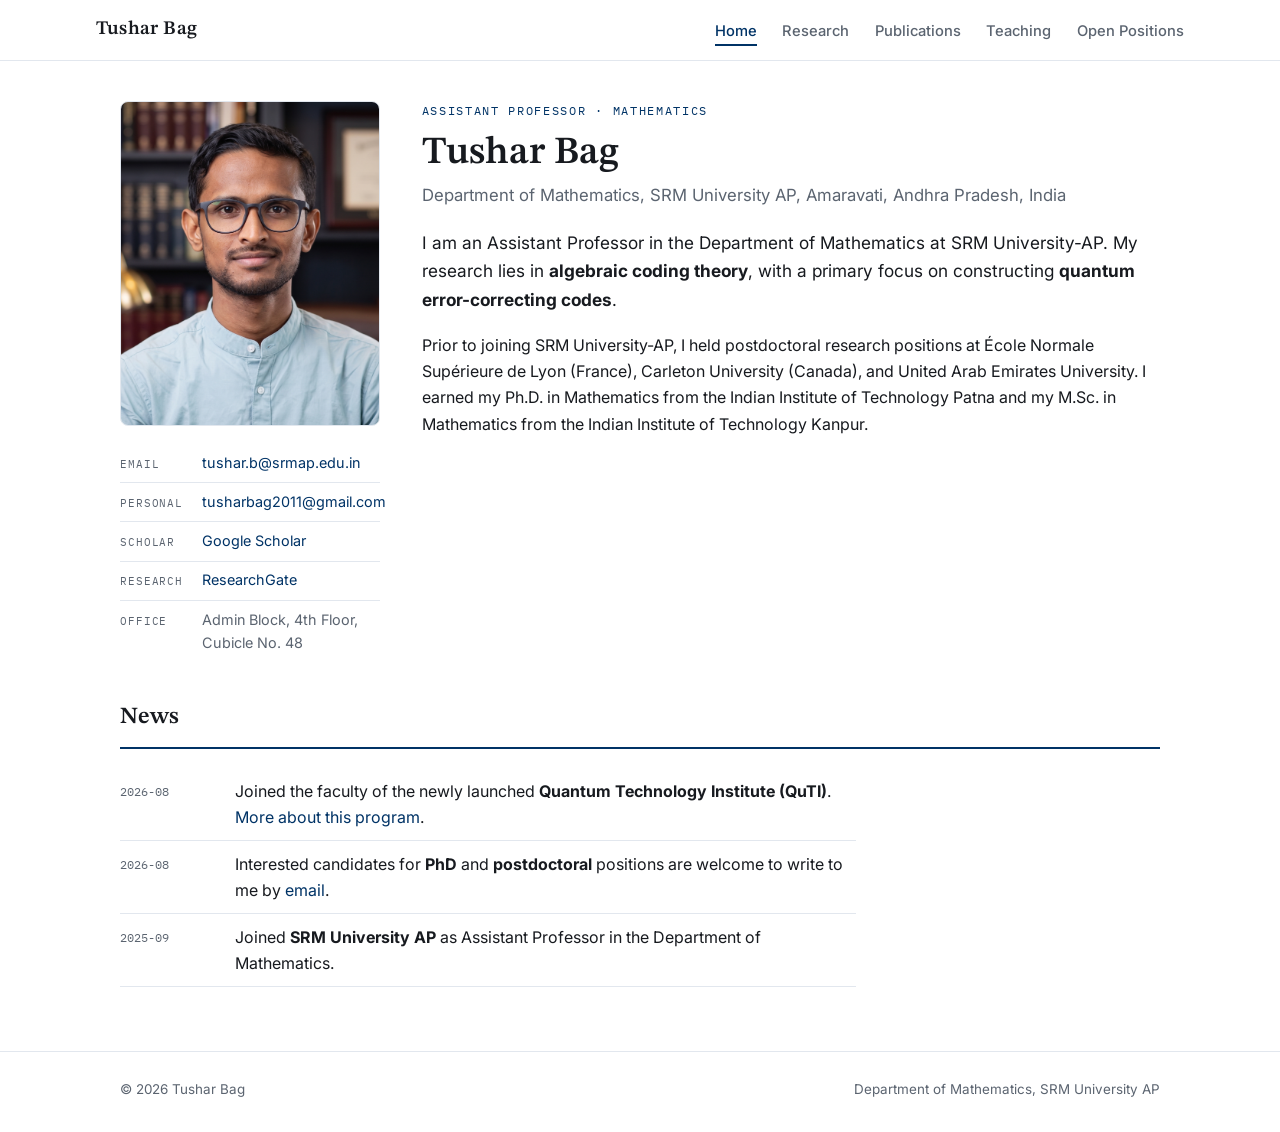
<file: index.html>
<!DOCTYPE html>
<!-- ==========================================================================
  index.html — HOME PAGE
  This is the first page visitors see. It merges: About Me, Contact, News,
  and a short list of selected publications.

  A full "Biography" section is included lower down but COMMENTED OUT —
  search for "OPTIONAL: BIOGRAPHY" to enable it whenever you want.

  TO EDIT: everything you would normally change is marked with
  "EDIT:" comments. See MANUAL.md for step-by-step instructions.
=========================================================================== -->
<html lang="en">
<head>
  <meta charset="UTF-8">
  <meta name="viewport" content="width=device-width, initial-scale=1.0">

  <!-- EDIT: The browser-tab title. Important for search engines (SEO). -->
  <title>Tushar Bag — Assistant Professor of Mathematics, SRM University AP</title>

  <!-- EDIT: One-sentence description shown in Google search results. -->
  <meta name="description" content="Tushar Bag is an Assistant Professor of Mathematics at SRM University AP, India, working on algebraic coding theory and quantum error-correcting codes.">

  <!-- Fonts (loaded from Google Fonts, free). -->
  <link rel="preconnect" href="https://fonts.googleapis.com">
  <link rel="preconnect" href="https://fonts.gstatic.com" crossorigin>
  <link href="https://fonts.googleapis.com/css2?family=STIX+Two+Text:wght@400;600;700&family=Inter:wght@400;500;600&family=IBM+Plex+Mono:wght@400;500&display=swap" rel="stylesheet">

  <!-- The single stylesheet for the whole site. -->
  <link rel="stylesheet" href="css/style.css">

  <!-- MathJax (self-hosted in js/mathjax/): renders LaTeX like \( \mathbb{F}_q \).
       Self-hosting means formulas work offline and never depend on an
       external service. Never edit anything inside js/mathjax/. -->
  <script>
    window.MathJax = { tex: { inlineMath: [["\\(", "\\)"], ["$", "$"]] } };
  </script>
  <script defer src="js/mathjax/tex-mml-chtml.js"></script>
</head>
<body>

  <!-- Invisible link that lets keyboard users jump past the menu. -->
  <a class="skip-link" href="#main">Skip to content</a>

  <!-- ======================= HEADER / NAVIGATION ======================== -->
  <header class="site-header">
    <div class="container header-inner">
      <a class="brand" href="index.html">Tushar Bag</a>

      <!-- Hamburger button (visible only on phones). -->
      <button class="nav-toggle" aria-expanded="false" aria-controls="site-nav" aria-label="Open menu">&#9776;</button>

      <nav class="site-nav" id="site-nav" aria-label="Main navigation">
        <ul>
          <!-- aria-current="page" marks which page you are on (underlined in navy). -->
          <li><a href="index.html" aria-current="page">Home</a></li>
          <li><a href="research.html">Research</a></li>
          <li><a href="publications.html">Publications</a></li>
          <li><a href="teaching.html">Teaching</a></li>
          <li><a href="students.html">Open Positions</a></li>
        </ul>
      </nav>
    </div>
  </header>

  <main id="main">
    <div class="container">

      <!-- ======================= PROFILE / ABOUT ========================= -->
      <section class="profile-grid reveal" aria-label="Profile">

        <!-- Left column: photo + contact links. -->
        <div class="profile-card">
          <!-- EDIT: Replace images/profile.jpg with your own photo.
               A portrait photo (taller than wide) looks best.            -->
          <img class="profile-photo" src="images/profile.jpg"
               alt="Portrait of Tushar Bag" width="520" height="650">

          <ul class="profile-links">
            <li><span class="tag">email</span>
                <a href="mailto:tushar.b@srmap.edu.in">tushar.b@srmap.edu.in</a></li>
            <li><span class="tag">personal</span>
                <a href="mailto:tusharbag2011@gmail.com">tusharbag2011@gmail.com</a></li>
            <li><span class="tag">scholar</span>
                <a href="https://scholar.google.com/citations?user=K16G4oQAAAAJ&amp;hl=en">Google Scholar</a></li>
            <li><span class="tag">research</span>
                <a href="https://www.researchgate.net/profile/Tushar-Bag">ResearchGate</a></li>
            <!-- EDIT: add more profiles by copying a line above, e.g.:
            <li><span class="tag">orcid</span>
                <a href="https://orcid.org/0000-0000-0000-0000">ORCID</a></li>
            <li><span class="tag">github</span>
                <a href="https://github.com/YOUR-USERNAME">GitHub</a></li>
            <li><span class="tag">linkedin</span>
                <a href="https://www.linkedin.com/in/YOUR-NAME">LinkedIn</a></li>
            -->
            <li><span class="tag">office</span>
                <span class="muted">
                  Admin Block, 4th Floor, Cubicle No. 48
                </span></li>
          </ul>
        </div>

        <!-- Right column: name, role, and short "About me" text. -->
        <div class="intro">
          <p class="eyebrow">Assistant Professor · Mathematics</p>
          <h1>Tushar Bag</h1>
          <p class="role">
            Department of Mathematics,
            <a href="https://srmap.edu.in">SRM University&nbsp;AP</a>,
            Amaravati, Andhra Pradesh, India
          </p>

          <!-- EDIT: your short "About me" paragraph. Keep it 3–5 sentences. -->
          <p class="lead">
            I am an Assistant Professor in the Department of Mathematics at SRM University-AP.
            My research lies in <strong>algebraic coding
            theory</strong>, with a primary focus on constructing <strong>quantum error-correcting codes</strong>.
          </p>
          <p class="prose">
            Prior to joining SRM University-AP, I held postdoctoral research positions at École Normale Supérieure de Lyon (France), 
            Carleton University (Canada), and United Arab Emirates University. I earned my Ph.D. in Mathematics from the 
            Indian Institute of Technology Patna and my M.Sc. in Mathematics from the Indian Institute of Technology Kanpur.
          </p>

          <!-- HIDDEN: Download CV / View publications buttons. To bring
               them back, un-comment this block:
          <a class="btn solid" href="files/cv.pdf">Download CV (PDF)</a>
          <a class="btn" href="publications.html">View publications</a>
          -->
        </div>
      </section>


      <!-- =================================================================
           OPTIONAL: BIOGRAPHY
           A longer biography section, currently switched off. To enable it,
           delete the line with "<!- -" just below and the line with "- ->"
           at the end of the section (both marked with BIOGRAPHY-SWITCH).
      ==================================================================== -->
      <!-- BIOGRAPHY-SWITCH: delete this line to turn the section ON
      <section class="reveal" aria-label="Biography">
        <h2 class="section-title">Biography</h2>
        <div class="prose">
          <p>
            Tushar Bag received his B.Sc. in Mathematics from Ramakrishna
            Mission Vidyamandira (Calcutta University) in 2012 and his M.Sc.
            in Mathematics from IIT Kanpur in 2014. After teaching at Delhi
            Public School Bhagalpur, he completed his Ph.D. at IIT Patna
            (2016–2020), working in algebraic coding theory.
          </p>
          <p>
            He subsequently held postdoctoral fellowships at United Arab
            Emirates University (2021–2022), Carleton University, Ottawa
            (2022–2023), and the École Normale Supérieure de Lyon (2023–2025),
            before joining SRM University AP as Assistant Professor
            in September 2025.
          </p>
          <p>[EDIT-PLACEHOLDER: add anything personal you wish — hobbies,
             outreach, a note about your hometown, etc.]</p>
        </div>
      </section>
      BIOGRAPHY-SWITCH: delete this line to turn the section ON -->


      <!-- ============================ NEWS =============================== -->
      <section class="reveal" aria-label="News">
        <h2 class="section-title">News</h2>
        <!-- EDIT: To post news, copy one <li>…</li> block and add it at the
             TOP of the list (newest first). Keep 5–8 items; delete old ones. -->
        <ul class="news-list">
          <li>
            <span class="news-date">2026-08</span>
            <span>Joined the faculty of the newly launched
                  <strong>Quantum Technology Institute (QuTI)</strong>.
                  <a href="https://www.srmap.edu.in/quti/">More about this
                  program</a>.</span>
          </li>
          <li>
            <span class="news-date">2026-08</span>
            <span>Interested candidates for <strong>PhD</strong> and
                  <strong>postdoctoral</strong> positions are welcome to
                  write to me by
                  <a href="mailto:tushar.b@srmap.edu.in">email</a>.</span>
          </li>
          <li>
            <span class="news-date">2025-09</span>
            <span>Joined <strong>SRM University AP</strong> as Assistant
                  Professor in the Department of Mathematics.</span>
          </li>
          <!-- HIDDEN: 2025 paper-accepted item and 2023-07 postdoc item.
               To bring them back, delete the comment-open line right above
               this note and the comment-close line just below, leaving the
               HTML in between as-is.
          <li>
            <span class="news-date">2025</span>
            <span>Paper on quasi-polycyclic and skew quasi-polycyclic codes
                  accepted in <em>Finite Fields and Their Applications</em>.</span>
          </li>
          <li>
            <span class="news-date">2023-07</span>
            <span>Started a postdoctoral fellowship at the
                  École Normale Supérieure de Lyon, France.</span>
          </li>
          -->
          <!-- Template for a new item (copy, un-comment, edit):
          <li>
            <span class="news-date">YYYY-MM</span>
            <span>Your news text here.</span>
          </li>
          -->
        </ul>
      </section>


      <!-- =================================================================
           HIDDEN FOR NOW: SELECTED PUBLICATIONS
           To bring this section back, delete the comment-open line right
           above this note and the comment-close line at the bottom of this
           block (the row of equals signs), leaving the HTML in between as-is.

      <section class="reveal" aria-label="Selected publications">
        <h2 class="section-title">Selected Publications</h2>
        <p class="muted small" style="margin-top:.8rem">
          Three recent papers — see the
          <a href="publications.html">full list</a> for all
          25 journal papers and current preprints.
        </p>

        <ol class="pub-list">
          <li class="pub-item">
            <span class="pub-key">[J25]</span>
            <div class="pub-body">
              <span class="pub-title">Quasi-polycyclic and skew quasi-polycyclic
                codes over \(\mathbb{F}_q\)</span><br>
              <span class="me">T. Bag</span> and D. Panario.
              <span class="pub-venue">Finite Fields and Their Applications</span>
              <strong>101</strong>, 102536, 2025.
            </div>
          </li>
          <li class="pub-item">
            <span class="pub-key">[J24]</span>
            <div class="pub-body">
              <span class="pub-title">One-generator quasi-cyclic codes and their
                dual codes</span><br>
              K. Abdukhalikov, <span class="me">T. Bag</span> and D. Panario.
              <span class="pub-venue">Discrete Mathematics</span>
              <strong>346</strong>(6), 113369, 2023.
            </div>
          </li>
          <li class="pub-item">
            <span class="pub-key">[J22]</span>
            <div class="pub-body">
              <span class="pub-title">On a class of skew constacyclic codes over
                mixed alphabets and applications in constructing optimal and
                quantum codes</span><br>
              H. Q. Dinh, <span class="me">T. Bag</span>, K. Abdukhalikov,
              S. Pathak, A. K. Upadhyay, R. Bandi and W. Chinnakum.
              <span class="pub-venue">Cryptography and Communications</span>
              <strong>15</strong>, 171–198, 2023.
            </div>
          </li>
        </ol>
      </section>
      ================================================================== -->

    </div>
  </main>

  <!-- ============================== FOOTER ============================== -->
  <footer class="site-footer">
    <div class="container footer-inner">
      <span>© 2026 Tushar Bag</span>
      <span>Department of Mathematics, SRM University AP</span>
    </div>
  </footer>

  <script src="js/main.js"></script>
</body>
</html>
</file>
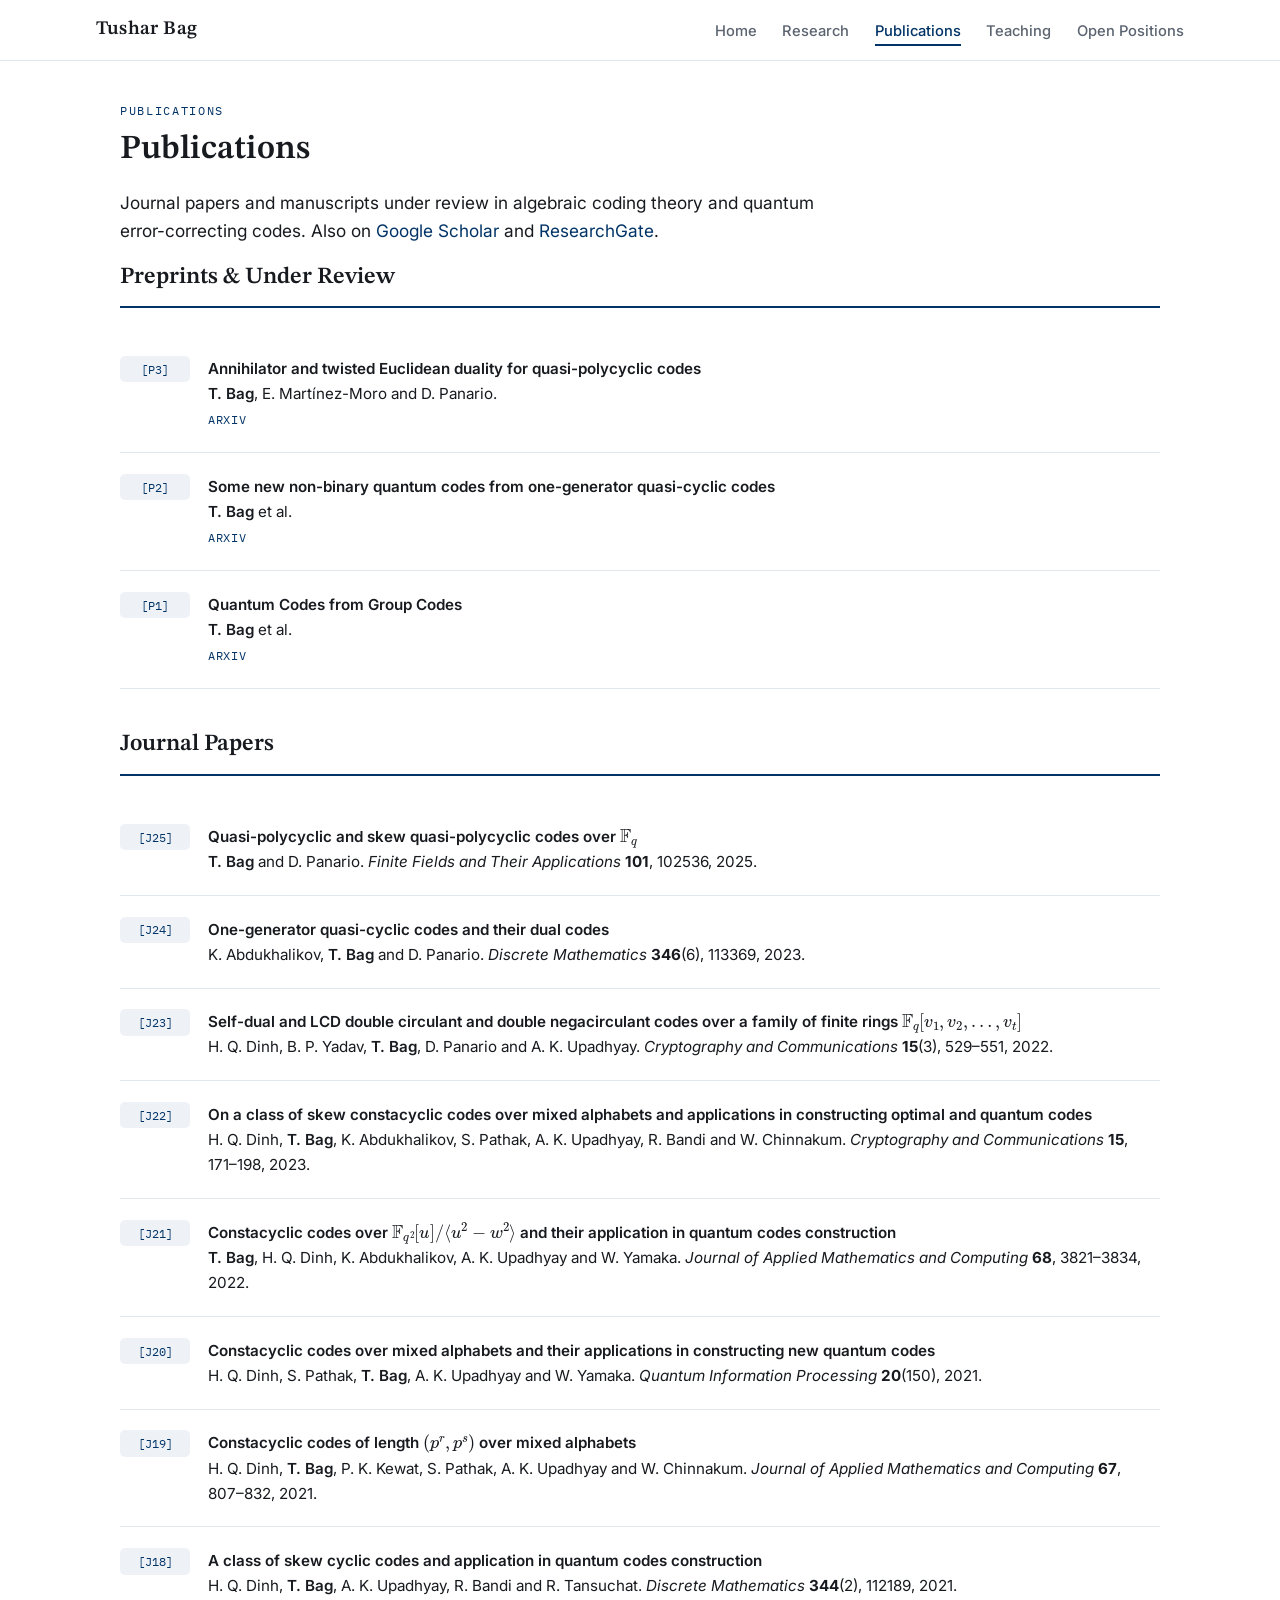
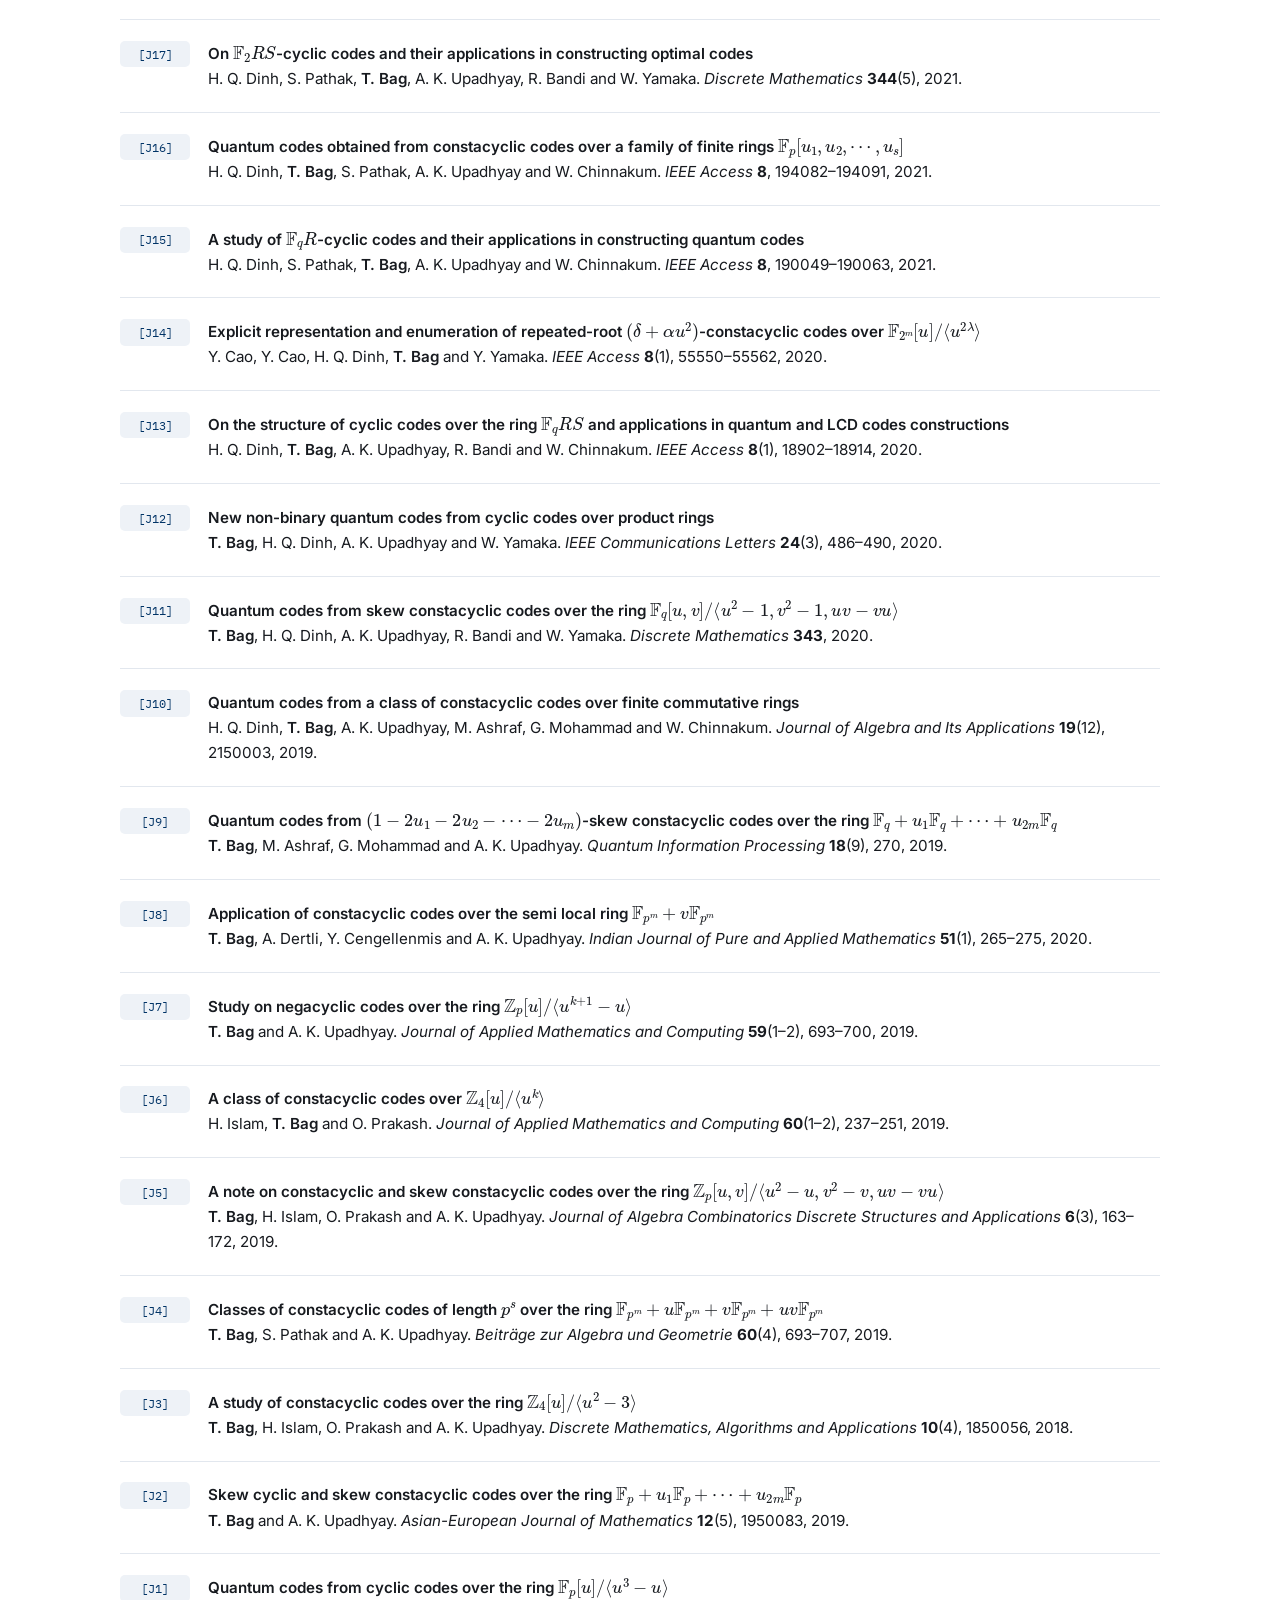
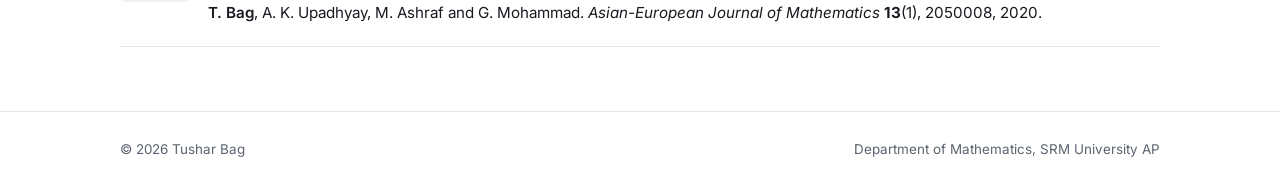
<file: publications.html>
<!DOCTYPE html>
<!-- ==========================================================================
  publications.html — PUBLICATIONS PAGE
  Categorised as: Preprints / Under Review, Journal Papers, and a hidden
  Conference Papers section for the future.

  HOW THE NUMBERING WORKS
  -----------------------
  Every paper has a "key" shown in a small box: [J25] for journal papers,
  [P2] for preprints, [C1] for conference papers. Numbers count DOWN so the
  newest paper is always at the top with the highest number.

  TO ADD A NEW PAPER: copy the template block at the top of the relevant
  section, paste it ABOVE the current first paper, give it the next number,
  and fill in the details. LaTeX between \( and \) is rendered by MathJax,
  exactly as in your papers, e.g. \( \mathbb{F}_q[u]/\langle u^2 \rangle \).
  Full instructions in MANUAL.md, section 6.
=========================================================================== -->
<html lang="en">
<head>
  <meta charset="UTF-8">
  <meta name="viewport" content="width=device-width, initial-scale=1.0">
  <title>Publications — Tushar Bag</title>
  <meta name="description" content="Publications of Tushar Bag: journal papers and preprints in algebraic coding theory and quantum error-correcting codes.">

  <link rel="preconnect" href="https://fonts.googleapis.com">
  <link rel="preconnect" href="https://fonts.gstatic.com" crossorigin>
  <link href="https://fonts.googleapis.com/css2?family=STIX+Two+Text:wght@400;600;700&family=Inter:wght@400;500;600&family=IBM+Plex+Mono:wght@400;500&display=swap" rel="stylesheet">
  <link rel="stylesheet" href="css/style.css">

  <!-- MathJax: renders all the LaTeX in the titles below. -->
  <script>
    window.MathJax = { tex: { inlineMath: [["\\(", "\\)"], ["$", "$"]] } };
  </script>
  <script defer src="js/mathjax/tex-mml-chtml.js"></script>
</head>
<body>
  <a class="skip-link" href="#main">Skip to content</a>

  <header class="site-header">
    <div class="container header-inner">
      <a class="brand" href="index.html">Tushar Bag</a>
      <button class="nav-toggle" aria-expanded="false" aria-controls="site-nav" aria-label="Open menu">&#9776;</button>
      <nav class="site-nav" id="site-nav" aria-label="Main navigation">
        <ul>
          <li><a href="index.html">Home</a></li>
          <li><a href="research.html">Research</a></li>
          <li><a href="publications.html" aria-current="page">Publications</a></li>
          <li><a href="teaching.html">Teaching</a></li>
          <li><a href="students.html">Open Positions</a></li>
        </ul>
      </nav>
    </div>
  </header>

  <main id="main">
    <div class="container">

      <div class="reveal">
        <p class="eyebrow">Publications</p>
        <h1 class="page-title">Publications</h1>
        <p class="lead">
          Journal papers and manuscripts under review in algebraic coding
          theory and quantum error-correcting codes. Also on
          <a href="https://scholar.google.com/citations?user=K16G4oQAAAAJ&amp;hl=en">Google Scholar</a>
          and
          <a href="https://www.researchgate.net/profile/Tushar-Bag">ResearchGate</a>.
        </p>
      </div>

      <!-- ================= PREPRINTS / UNDER REVIEW ===================== -->
      <section class="reveal" id="preprints">
        <h2 class="section-title">Preprints &amp; Under Review</h2>
        <ol class="pub-list">

          <!-- TEMPLATE for a new preprint (copy, un-comment, edit, place on top):
          <li class="pub-item">
            <span class="pub-key">[P4]</span>
            <div class="pub-body">
              <span class="pub-title">Title with LaTeX like \( \mathbb{F}_q \)</span>
              <span class="badge">submitted</span><br>
              <span class="me">T. Bag</span> and Co-Author.
              <div class="pub-links"><a href="https://arxiv.org/abs/XXXX.XXXXX">arXiv</a></div>
            </div>
          </li>
          -->

          <li class="pub-item">
            <span class="pub-key">[P3]</span>
            <div class="pub-body">
              <span class="pub-title">Annihilator and twisted Euclidean
                duality for quasi-polycyclic codes</span><br>
              <span class="me">T. Bag</span>, E. Martínez-Moro
              and D. Panario.
              <div class="pub-links">
                <a href="https://arxiv.org/abs/2609.26633">arXiv</a>
              </div>
            </div>
          </li>

          <li class="pub-item">
            <span class="pub-key">[P2]</span>
            <div class="pub-body">
              <span class="pub-title">Some new non-binary quantum codes from
                one-generator quasi-cyclic codes</span><br>
              <span class="me">T. Bag</span> et&nbsp;al.
              <div class="pub-links">
                <a href="https://arxiv.org/abs/2412.13613">arXiv</a>
              </div>
            </div>
          </li>

          <li class="pub-item">
            <span class="pub-key">[P1]</span>
            <div class="pub-body">
              <span class="pub-title">Quantum Codes from Group Codes</span><br>
              <span class="me">T. Bag</span> et&nbsp;al.
              <div class="pub-links">
                <a href="https://arxiv.org/abs/2412.13616">arXiv</a>
              </div>
            </div>
          </li>
        </ol>
      </section>

      <!-- ======================= JOURNAL PAPERS ========================= -->
      <section class="reveal" id="journal">
        <h2 class="section-title">Journal Papers</h2>
        <ol class="pub-list">

          <!-- TEMPLATE for a new journal paper (copy, un-comment, edit,
               place on top with the next number):
          <li class="pub-item">
            <span class="pub-key">[J26]</span>
            <div class="pub-body">
              <span class="pub-title">Title here — LaTeX like \( \mathbb{F}_q \) works</span><br>
              <span class="me">T. Bag</span> and Co-Authors.
              <span class="pub-venue">Journal Name</span>
              <strong>Vol</strong>(Issue), pages, YEAR.
              <div class="pub-links">
                <a href="https://doi.org/10.XXXX/XXXXX">DOI</a>
                <a href="https://arxiv.org/abs/XXXX.XXXXX">arXiv</a>
              </div>
            </div>
          </li>
          -->

          <li class="pub-item">
            <span class="pub-key">[J25]</span>
            <div class="pub-body">
              <span class="pub-title">Quasi-polycyclic and skew quasi-polycyclic
                codes over \(\mathbb{F}_q\)</span><br>
              <span class="me">T. Bag</span> and D. Panario.
              <span class="pub-venue">Finite Fields and Their Applications</span>
              <strong>101</strong>, 102536, 2025.
            </div>
          </li>

          <li class="pub-item">
            <span class="pub-key">[J24]</span>
            <div class="pub-body">
              <span class="pub-title">One-generator quasi-cyclic codes and their
                dual codes</span><br>
              K. Abdukhalikov, <span class="me">T. Bag</span> and D. Panario.
              <span class="pub-venue">Discrete Mathematics</span>
              <strong>346</strong>(6), 113369, 2023.
            </div>
          </li>

          <li class="pub-item">
            <span class="pub-key">[J23]</span>
            <div class="pub-body">
              <span class="pub-title">Self-dual and LCD double circulant and
                double negacirculant codes over a family of finite rings
                \(\mathbb{F}_q[v_1, v_2, \dots, v_t]\)</span><br>
              H. Q. Dinh, B. P. Yadav, <span class="me">T. Bag</span>,
              D. Panario and A. K. Upadhyay.
              <span class="pub-venue">Cryptography and Communications</span>
              <strong>15</strong>(3), 529–551, 2022.
            </div>
          </li>

          <li class="pub-item">
            <span class="pub-key">[J22]</span>
            <div class="pub-body">
              <span class="pub-title">On a class of skew constacyclic codes over
                mixed alphabets and applications in constructing optimal and
                quantum codes</span><br>
              H. Q. Dinh, <span class="me">T. Bag</span>, K. Abdukhalikov,
              S. Pathak, A. K. Upadhyay, R. Bandi and W. Chinnakum.
              <span class="pub-venue">Cryptography and Communications</span>
              <strong>15</strong>, 171–198, 2023.
            </div>
          </li>

          <li class="pub-item">
            <span class="pub-key">[J21]</span>
            <div class="pub-body">
              <span class="pub-title">Constacyclic codes over
                \(\mathbb{F}_{q^2}[u]/\langle u^2-w^2\rangle\) and their
                application in quantum codes construction</span><br>
              <span class="me">T. Bag</span>, H. Q. Dinh, K. Abdukhalikov,
              A. K. Upadhyay and W. Yamaka.
              <span class="pub-venue">Journal of Applied Mathematics and Computing</span>
              <strong>68</strong>, 3821–3834, 2022.
            </div>
          </li>

          <li class="pub-item">
            <span class="pub-key">[J20]</span>
            <div class="pub-body">
              <span class="pub-title">Constacyclic codes over mixed alphabets and
                their applications in constructing new quantum codes</span><br>
              H. Q. Dinh, S. Pathak, <span class="me">T. Bag</span>,
              A. K. Upadhyay and W. Yamaka.
              <span class="pub-venue">Quantum Information Processing</span>
              <strong>20</strong>(150), 2021.
            </div>
          </li>

          <li class="pub-item">
            <span class="pub-key">[J19]</span>
            <div class="pub-body">
              <span class="pub-title">Constacyclic codes of length
                \((p^r, p^s)\) over mixed alphabets</span><br>
              H. Q. Dinh, <span class="me">T. Bag</span>, P. K. Kewat,
              S. Pathak, A. K. Upadhyay and W. Chinnakum.
              <span class="pub-venue">Journal of Applied Mathematics and Computing</span>
              <strong>67</strong>, 807–832, 2021.
            </div>
          </li>

          <li class="pub-item">
            <span class="pub-key">[J18]</span>
            <div class="pub-body">
              <span class="pub-title">A class of skew cyclic codes and
                application in quantum codes construction</span><br>
              H. Q. Dinh, <span class="me">T. Bag</span>, A. K. Upadhyay,
              R. Bandi and R. Tansuchat.
              <span class="pub-venue">Discrete Mathematics</span>
              <strong>344</strong>(2), 112189, 2021.
            </div>
          </li>

          <li class="pub-item">
            <span class="pub-key">[J17]</span>
            <div class="pub-body">
              <span class="pub-title">On \(\mathbb{F}_2RS\)-cyclic codes and
                their applications in constructing optimal codes</span><br>
              H. Q. Dinh, S. Pathak, <span class="me">T. Bag</span>,
              A. K. Upadhyay, R. Bandi and W. Yamaka.
              <span class="pub-venue">Discrete Mathematics</span>
              <strong>344</strong>(5), 2021.
            </div>
          </li>

          <li class="pub-item">
            <span class="pub-key">[J16]</span>
            <div class="pub-body">
              <span class="pub-title">Quantum codes obtained from constacyclic
                codes over a family of finite rings
                \(\mathbb{F}_p[u_1, u_2, \cdots, u_s]\)</span><br>
              H. Q. Dinh, <span class="me">T. Bag</span>, S. Pathak,
              A. K. Upadhyay and W. Chinnakum.
              <span class="pub-venue">IEEE Access</span>
              <strong>8</strong>, 194082–194091, 2021.
            </div>
          </li>

          <li class="pub-item">
            <span class="pub-key">[J15]</span>
            <div class="pub-body">
              <span class="pub-title">A study of \(\mathbb{F}_qR\)-cyclic codes
                and their applications in constructing quantum codes</span><br>
              H. Q. Dinh, S. Pathak, <span class="me">T. Bag</span>,
              A. K. Upadhyay and W. Chinnakum.
              <span class="pub-venue">IEEE Access</span>
              <strong>8</strong>, 190049–190063, 2021.
            </div>
          </li>

          <li class="pub-item">
            <span class="pub-key">[J14]</span>
            <div class="pub-body">
              <span class="pub-title">Explicit representation and enumeration of
                repeated-root \((\delta+\alpha u^2)\)-constacyclic codes over
                \(\mathbb{F}_{2^m}[u]/\langle u^{2\lambda}\rangle\)</span><br>
              Y. Cao, Y. Cao, H. Q. Dinh, <span class="me">T. Bag</span>
              and Y. Yamaka.
              <span class="pub-venue">IEEE Access</span>
              <strong>8</strong>(1), 55550–55562, 2020.
            </div>
          </li>

          <li class="pub-item">
            <span class="pub-key">[J13]</span>
            <div class="pub-body">
              <span class="pub-title">On the structure of cyclic codes over the
                ring \(\mathbb{F}_qRS\) and applications in quantum and LCD
                codes constructions</span><br>
              H. Q. Dinh, <span class="me">T. Bag</span>, A. K. Upadhyay,
              R. Bandi and W. Chinnakum.
              <span class="pub-venue">IEEE Access</span>
              <strong>8</strong>(1), 18902–18914, 2020.
            </div>
          </li>

          <li class="pub-item">
            <span class="pub-key">[J12]</span>
            <div class="pub-body">
              <span class="pub-title">New non-binary quantum codes from cyclic
                codes over product rings</span><br>
              <span class="me">T. Bag</span>, H. Q. Dinh, A. K. Upadhyay
              and W. Yamaka.
              <span class="pub-venue">IEEE Communications Letters</span>
              <strong>24</strong>(3), 486–490, 2020.
            </div>
          </li>

          <li class="pub-item">
            <span class="pub-key">[J11]</span>
            <div class="pub-body">
              <span class="pub-title">Quantum codes from skew constacyclic codes
                over the ring
                \(\mathbb{F}_q[u,v]/\langle u^2-1, v^2-1, uv-vu\rangle\)</span><br>
              <span class="me">T. Bag</span>, H. Q. Dinh, A. K. Upadhyay,
              R. Bandi and W. Yamaka.
              <span class="pub-venue">Discrete Mathematics</span>
              <strong>343</strong>, 2020.
            </div>
          </li>

          <li class="pub-item">
            <span class="pub-key">[J10]</span>
            <div class="pub-body">
              <span class="pub-title">Quantum codes from a class of constacyclic
                codes over finite commutative rings</span><br>
              H. Q. Dinh, <span class="me">T. Bag</span>, A. K. Upadhyay,
              M. Ashraf, G. Mohammad and W. Chinnakum.
              <span class="pub-venue">Journal of Algebra and Its Applications</span>
              <strong>19</strong>(12), 2150003, 2019.
            </div>
          </li>

          <li class="pub-item">
            <span class="pub-key">[J9]</span>
            <div class="pub-body">
              <span class="pub-title">Quantum codes from
                \((1-2u_1-2u_2-\cdots-2u_m)\)-skew constacyclic codes over the
                ring \(\mathbb{F}_q+u_1\mathbb{F}_q+\dots+u_{2m}\mathbb{F}_q\)</span><br>
              <span class="me">T. Bag</span>, M. Ashraf, G. Mohammad
              and A. K. Upadhyay.
              <span class="pub-venue">Quantum Information Processing</span>
              <strong>18</strong>(9), 270, 2019.
            </div>
          </li>

          <li class="pub-item">
            <span class="pub-key">[J8]</span>
            <div class="pub-body">
              <span class="pub-title">Application of constacyclic codes over the
                semi local ring \(\mathbb{F}_{p^m}+v\mathbb{F}_{p^m}\)</span><br>
              <span class="me">T. Bag</span>, A. Dertli, Y. Cengellenmis
              and A. K. Upadhyay.
              <span class="pub-venue">Indian Journal of Pure and Applied Mathematics</span>
              <strong>51</strong>(1), 265–275, 2020.
            </div>
          </li>

          <li class="pub-item">
            <span class="pub-key">[J7]</span>
            <div class="pub-body">
              <span class="pub-title">Study on negacyclic codes over the ring
                \(\mathbb{Z}_p[u]/\langle u^{k+1}-u\rangle\)</span><br>
              <span class="me">T. Bag</span> and A. K. Upadhyay.
              <span class="pub-venue">Journal of Applied Mathematics and Computing</span>
              <strong>59</strong>(1–2), 693–700, 2019.
            </div>
          </li>

          <li class="pub-item">
            <span class="pub-key">[J6]</span>
            <div class="pub-body">
              <span class="pub-title">A class of constacyclic codes over
                \(\mathbb{Z}_4[u]/\langle u^k\rangle\)</span><br>
              H. Islam, <span class="me">T. Bag</span> and O. Prakash.
              <span class="pub-venue">Journal of Applied Mathematics and Computing</span>
              <strong>60</strong>(1–2), 237–251, 2019.
            </div>
          </li>

          <li class="pub-item">
            <span class="pub-key">[J5]</span>
            <div class="pub-body">
              <span class="pub-title">A note on constacyclic and skew
                constacyclic codes over the ring
                \(\mathbb{Z}_p[u,v]/\langle u^2-u, v^2-v, uv-vu\rangle\)</span><br>
              <span class="me">T. Bag</span>, H. Islam, O. Prakash
              and A. K. Upadhyay.
              <span class="pub-venue">Journal of Algebra Combinatorics Discrete
                Structures and Applications</span>
              <strong>6</strong>(3), 163–172, 2019.
            </div>
          </li>

          <li class="pub-item">
            <span class="pub-key">[J4]</span>
            <div class="pub-body">
              <span class="pub-title">Classes of constacyclic codes of length
                \(p^s\) over the ring
                \(\mathbb{F}_{p^m}+u\mathbb{F}_{p^m}+v\mathbb{F}_{p^m}+uv\mathbb{F}_{p^m}\)</span><br>
              <span class="me">T. Bag</span>, S. Pathak and A. K. Upadhyay.
              <span class="pub-venue">Beiträge zur Algebra und Geometrie</span>
              <strong>60</strong>(4), 693–707, 2019.
            </div>
          </li>

          <li class="pub-item">
            <span class="pub-key">[J3]</span>
            <div class="pub-body">
              <span class="pub-title">A study of constacyclic codes over the
                ring \(\mathbb{Z}_4[u]/\langle u^2-3\rangle\)</span><br>
              <span class="me">T. Bag</span>, H. Islam, O. Prakash
              and A. K. Upadhyay.
              <span class="pub-venue">Discrete Mathematics, Algorithms and Applications</span>
              <strong>10</strong>(4), 1850056, 2018.
            </div>
          </li>

          <li class="pub-item">
            <span class="pub-key">[J2]</span>
            <div class="pub-body">
              <span class="pub-title">Skew cyclic and skew constacyclic codes
                over the ring
                \(\mathbb{F}_p+u_1\mathbb{F}_p+\dots+u_{2m}\mathbb{F}_p\)</span><br>
              <span class="me">T. Bag</span> and A. K. Upadhyay.
              <span class="pub-venue">Asian-European Journal of Mathematics</span>
              <strong>12</strong>(5), 1950083, 2019.
            </div>
          </li>

          <li class="pub-item">
            <span class="pub-key">[J1]</span>
            <div class="pub-body">
              <span class="pub-title">Quantum codes from cyclic codes over the
                ring \(\mathbb{F}_p[u]/\langle u^3-u\rangle\)</span><br>
              <span class="me">T. Bag</span>, A. K. Upadhyay, M. Ashraf
              and G. Mohammad.
              <span class="pub-venue">Asian-European Journal of Mathematics</span>
              <strong>13</strong>(1), 2050008, 2020.
            </div>
          </li>

        </ol>
      </section>

      <!-- =================================================================
           HIDDEN FOR NOW: CONFERENCE PAPERS
           When you publish your first conference paper, remove the arrows
           around this section and add entries with keys [C1], [C2], …
      <section class="reveal" id="conference">
        <h2 class="section-title">Conference Papers</h2>
        <ol class="pub-list">
          <li class="pub-item">
            <span class="pub-key">[C1]</span>
            <div class="pub-body">
              <span class="pub-title">Title of the conference paper</span><br>
              <span class="me">T. Bag</span> and Co-Authors.
              <span class="pub-venue">Proceedings of CONFERENCE NAME</span>, pages, YEAR.
            </div>
          </li>
        </ol>
      </section>
      ================================================================== -->

    </div>
  </main>

  <footer class="site-footer">
    <div class="container footer-inner">
      <span>© 2026 Tushar Bag</span>
      <span>Department of Mathematics, SRM University AP</span>
    </div>
  </footer>

  <script src="js/main.js"></script>
</body>
</html>
</file>
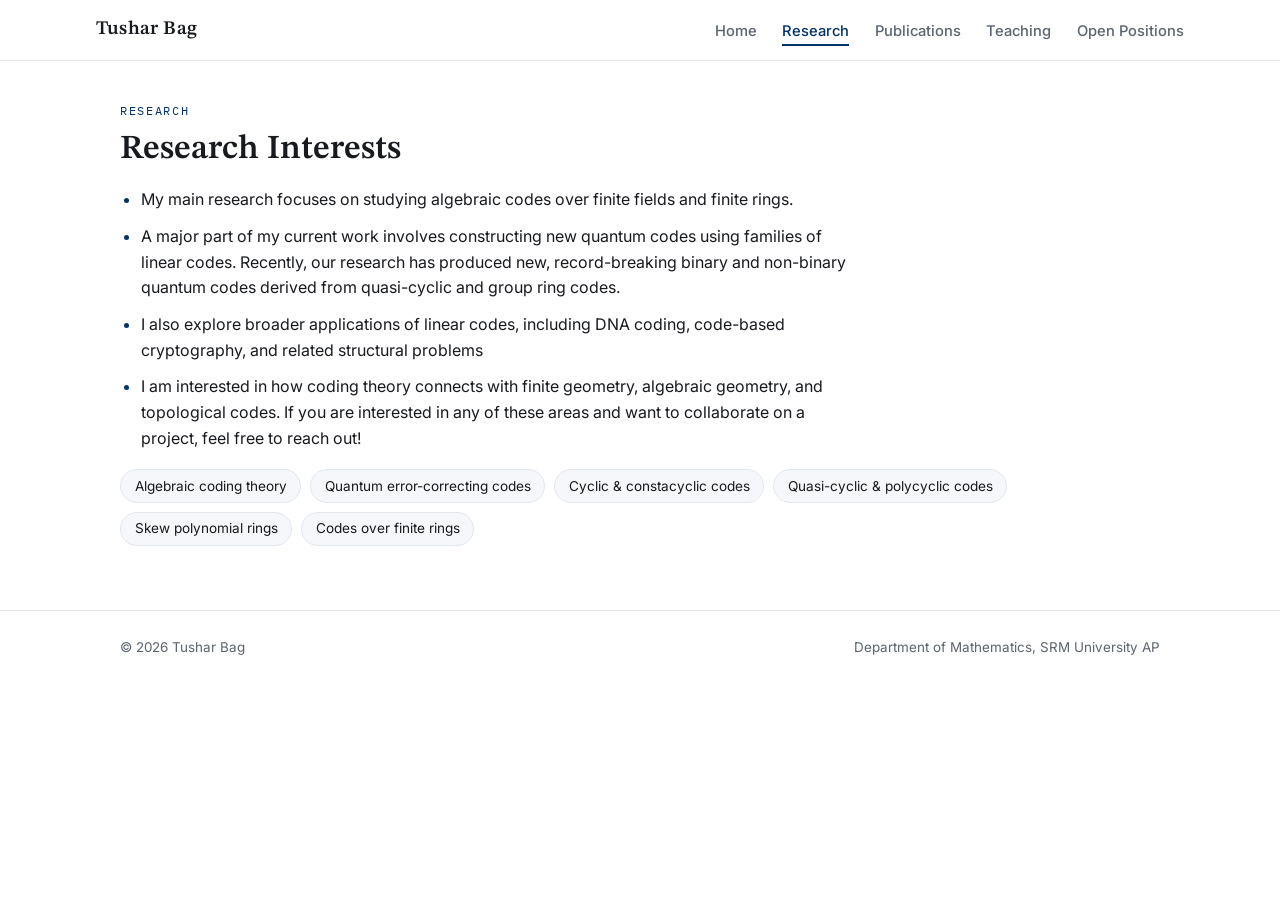
<file: research.html>
<!DOCTYPE html>
<!-- ==========================================================================
  research.html — RESEARCH PAGE
  Describes your research areas. Each topic is one "topic block": a heading
  plus a short paragraph. To add a research project later, copy one block.
=========================================================================== -->
<html lang="en">
<head>
  <meta charset="UTF-8">
  <meta name="viewport" content="width=device-width, initial-scale=1.0">
  <title>Research — Tushar Bag</title>
  <meta name="description" content="Research of Tushar Bag: algebraic coding theory, quantum error-correcting codes, cyclic and constacyclic codes over finite fields and rings.">

  <link rel="preconnect" href="https://fonts.googleapis.com">
  <link rel="preconnect" href="https://fonts.gstatic.com" crossorigin>
  <link href="https://fonts.googleapis.com/css2?family=STIX+Two+Text:wght@400;600;700&family=Inter:wght@400;500;600&family=IBM+Plex+Mono:wght@400;500&display=swap" rel="stylesheet">
  <link rel="stylesheet" href="css/style.css">

  <!-- MathJax renders the LaTeX below, e.g. \( \mathbb{F}_q \). -->
  <script>
    window.MathJax = { tex: { inlineMath: [["\\(", "\\)"], ["$", "$"]] } };
  </script>
  <script defer src="js/mathjax/tex-mml-chtml.js"></script>
</head>
<body>
  <a class="skip-link" href="#main">Skip to content</a>

  <header class="site-header">
    <div class="container header-inner">
      <a class="brand" href="index.html">Tushar Bag</a>
      <button class="nav-toggle" aria-expanded="false" aria-controls="site-nav" aria-label="Open menu">&#9776;</button>
      <nav class="site-nav" id="site-nav" aria-label="Main navigation">
        <ul>
          <li><a href="index.html">Home</a></li>
          <li><a href="research.html" aria-current="page">Research</a></li>
          <li><a href="publications.html">Publications</a></li>
          <li><a href="teaching.html">Teaching</a></li>
          <li><a href="students.html">Open Positions</a></li>
        </ul>
      </nav>
    </div>
  </header>

  <main id="main">
    <div class="container">

      <div class="reveal">
        <p class="eyebrow">Research</p>
        <h1 class="page-title">Research Interests</h1>
        <ul class="bullet-list">
          <li>
            My main research focuses on studying algebraic codes over finite fields and finite rings.
          </li>
          <li>
            A major part of my current work involves constructing new quantum codes using families of linear codes. 
            Recently, our research has produced new, record-breaking binary and non-binary 
            quantum codes derived from quasi-cyclic and group ring codes.
          </li>
          <li>
            I also explore broader applications of linear codes, including DNA coding, 
            code-based cryptography, and related structural problems
          </li>
          <li>
            I am interested in how coding theory connects with finite geometry, algebraic geometry, and topological codes. 
            If you are interested in any of these areas and want to collaborate on a project, feel free to reach out!
          </li>
        </ul>

        <!-- Quick-glance keyword pills. EDIT: add/remove pills freely. -->
        <div class="tag-row" aria-label="Keywords">
          <span class="pill">Algebraic coding theory</span>
          <span class="pill">Quantum error-correcting codes</span>
          <span class="pill">Cyclic &amp; constacyclic codes</span>
          <span class="pill">Quasi-cyclic &amp; polycyclic codes</span>
          <span class="pill">Skew polynomial rings</span>
          <span class="pill">Codes over finite rings</span>
        </div>
      </div>

      <!-- ====================== TOPIC BLOCKS ============================
           To add a new research topic or project, copy one <section> block
           below and edit the heading and paragraph.                      -->

      <!-- =================================================================
           HIDDEN FOR NOW: ALGEBRAIC CODING THEORY / QUANTUM ERROR-CORRECTING
           CODES topic blocks. To bring them back, delete the comment-open
           line right above this note and the comment-close line at the
           bottom of this block (the row of equals signs), leaving the HTML
           in between as-is.

      <section class="reveal">
        <h2 class="section-title">Algebraic Coding Theory</h2>
        <div class="prose">
          <p>
            Error-correcting codes protect information transmitted over noisy
            channels. I study codes with rich algebraic structure — cyclic,
            negacyclic, constacyclic, quasi-cyclic, polycyclic and their skew
            (non-commutative) analogues — over finite fields
            \( \mathbb{F}_q \) and over finite commutative rings such as
            \( \mathbb{F}_q[u,v]/\langle u^2-1,\, v^2-1,\, uv-vu \rangle \).
            Understanding this structure yields explicit generators, dual
            codes, self-dual and LCD codes, and codes with optimal parameters.
          </p>
          <p>
            Recent work with D. Panario introduces
            <em>quasi-polycyclic</em> and <em>skew quasi-polycyclic</em> codes,
            a broad family generalising the classical quasi-cyclic setting.
          </p>
        </div>
      </section>

      <section class="reveal">
        <h2 class="section-title">Quantum Error-Correcting Codes</h2>
        <div class="prose">
          <p>
            Quantum computers need error correction even more urgently than
            classical ones. Via the CSS and Hermitian constructions, good
            classical codes give rise to good quantum codes. A central theme
            of my research is building new non-binary quantum codes — often
            with parameters improving on previously known ones — from
            constacyclic, skew constacyclic and quasi-cyclic codes over
            carefully chosen finite rings and mixed alphabets.
          </p>
        </div>
      </section>
      ================================================================== -->

      <!-- Template for a new topic (copy, un-comment, edit):
      <section class="reveal">
        <h2 class="section-title">New Topic Title</h2>
        <div class="prose">
          <p>Describe the project or topic here. LaTeX like \( \mathbb{F}_q \) works.</p>
        </div>
      </section>
      -->

      <!-- =================================================================
           HIDDEN FOR NOW: COLLABORATORS
           To bring this section back, delete the comment-open line right
           above this note and the comment-close line at the bottom of this
           block (the row of equals signs), leaving the HTML in between as-is.

      <section class="reveal">
        <h2 class="section-title">Collaborators</h2>
        <div class="prose">
          <p>
            I have had the pleasure of working with, among others,
            Daniel Panario (Carleton University),
            Kanat Abdukhalikov (UAE University),
            Hai Q. Dinh (Kent State University), and
            Ashish K. Upadhyay (Banaras Hindu University).
          </p>
          <p class="muted small">
            Interested in collaborating or joining my group? See the
            <a href="index.html">contact details on the home page</a>.
          </p>
        </div>
      </section>
      ================================================================== -->

    </div>
  </main>

  <footer class="site-footer">
    <div class="container footer-inner">
      <span>© 2026 Tushar Bag</span>
      <span>Department of Mathematics, SRM University AP</span>
    </div>
  </footer>

  <script src="js/main.js"></script>
</body>
</html>
</file>
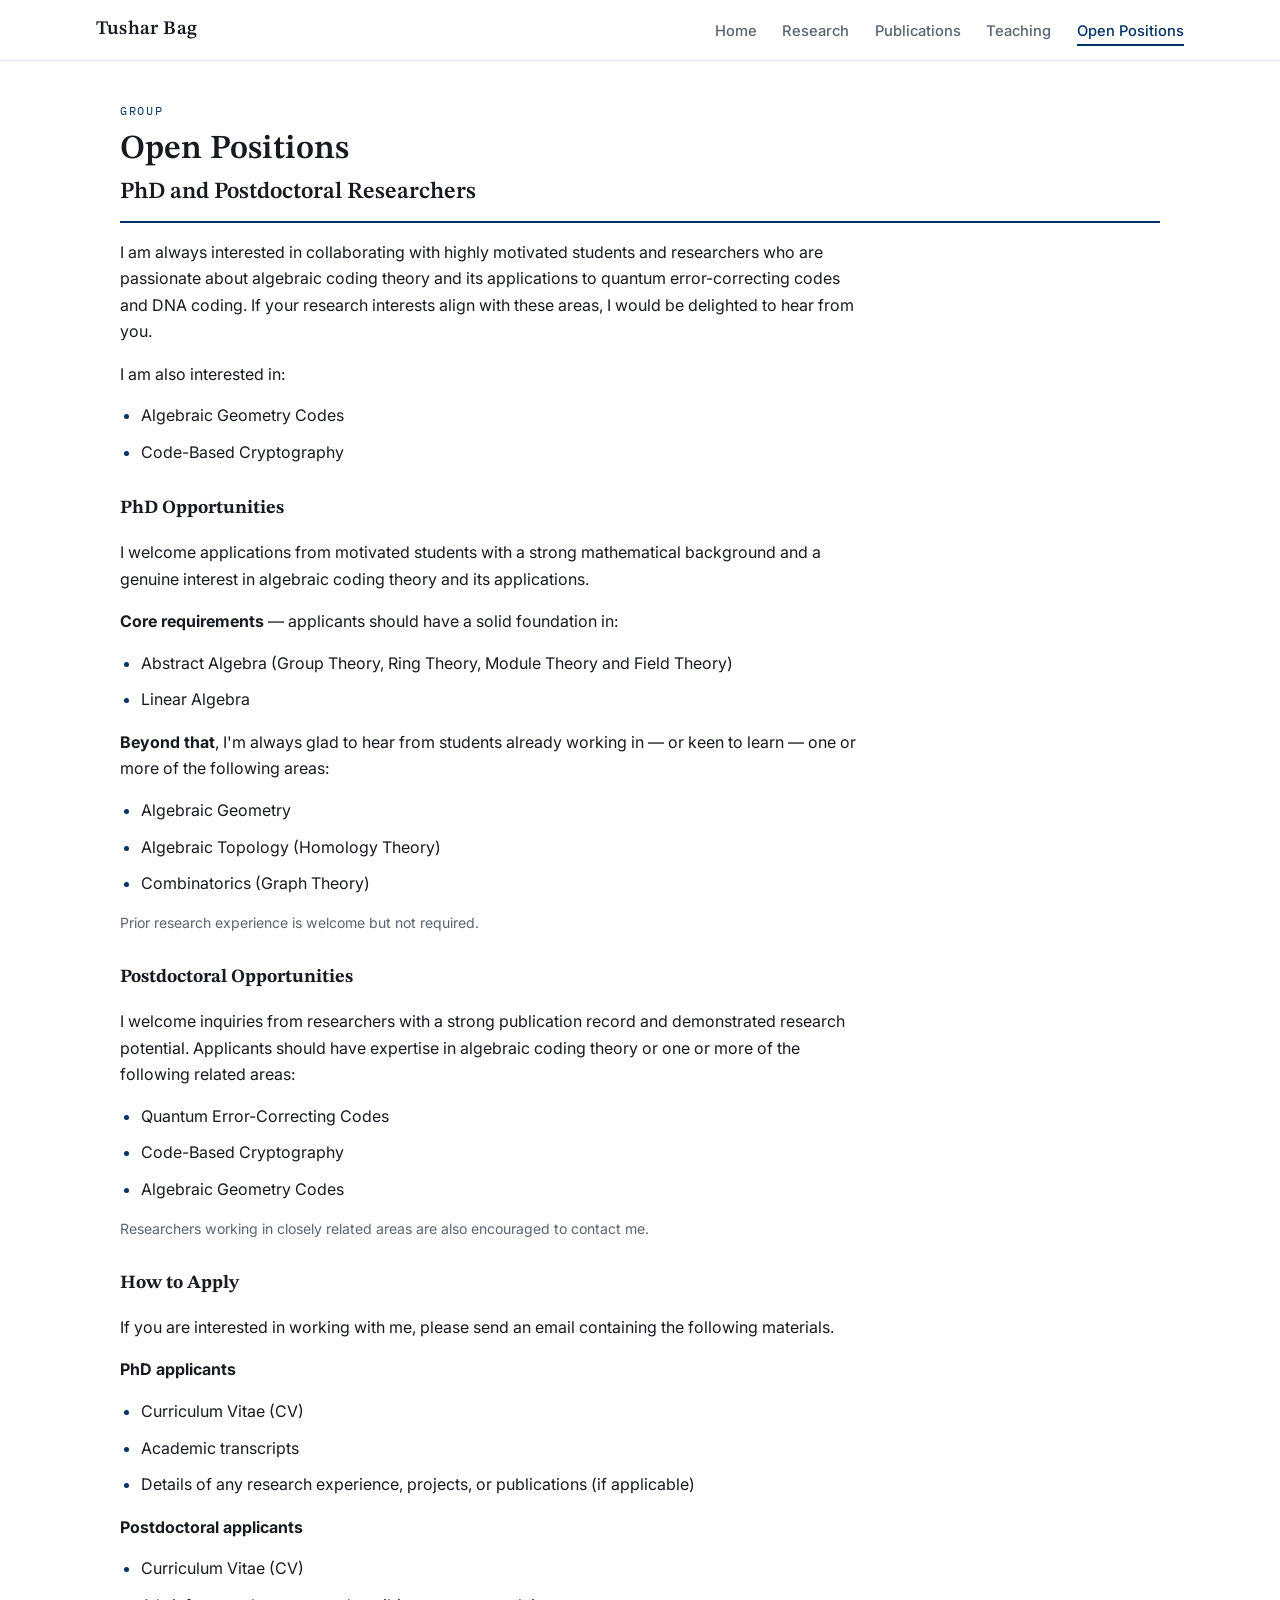
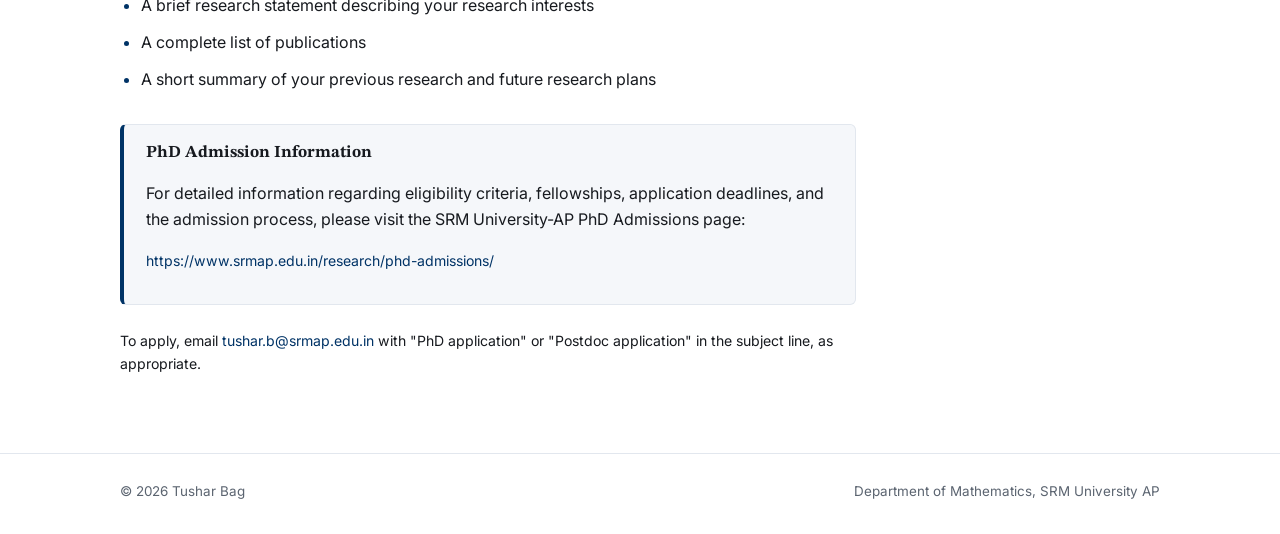
<file: students.html>
<!DOCTYPE html>
<!-- ==========================================================================
  students.html — OPEN POSITIONS / STUDENTS PAGE
  ----------------------------------------------------------------------------
  This page is linked from the navigation menu as "Open Positions" on every
  page. It also still contains Current Students and Former Students sections
  further down for when you start supervising.

  Full instructions: MANUAL.md, sections 6.6 and 6.7.
=========================================================================== -->
<html lang="en">
<head>
  <meta charset="UTF-8">
  <meta name="viewport" content="width=device-width, initial-scale=1.0">
  <title>Open Positions — Tushar Bag</title>
  <meta name="description" content="Open PhD and postdoctoral positions with Tushar Bag in algebraic coding theory, quantum error-correcting codes, and DNA coding.">

  <link rel="preconnect" href="https://fonts.googleapis.com">
  <link rel="preconnect" href="https://fonts.gstatic.com" crossorigin>
  <link href="https://fonts.googleapis.com/css2?family=STIX+Two+Text:wght@400;600;700&family=Inter:wght@400;500;600&family=IBM+Plex+Mono:wght@400;500&display=swap" rel="stylesheet">
  <link rel="stylesheet" href="css/style.css">

  <script>
    window.MathJax = { tex: { inlineMath: [["\\(", "\\)"], ["$", "$"]] } };
  </script>
  <script defer src="js/mathjax/tex-mml-chtml.js"></script>
</head>
<body>
  <a class="skip-link" href="#main">Skip to content</a>

  <header class="site-header">
    <div class="container header-inner">
      <a class="brand" href="index.html">Tushar Bag</a>
      <button class="nav-toggle" aria-expanded="false" aria-controls="site-nav" aria-label="Open menu">&#9776;</button>
      <nav class="site-nav" id="site-nav" aria-label="Main navigation">
        <ul>
          <li><a href="index.html">Home</a></li>
          <li><a href="research.html">Research</a></li>
          <li><a href="publications.html">Publications</a></li>
          <li><a href="teaching.html">Teaching</a></li>
          <li><a href="students.html" aria-current="page">Open Positions</a></li>
        </ul>
      </nav>
    </div>
  </header>

  <main id="main">
    <div class="container">

      <div class="reveal">
        <p class="eyebrow">Group</p>
        <h1 class="page-title">Open Positions</h1>
      </div>

      <!-- ===================== OPEN POSITIONS =========================== -->
      <section class="reveal">
        <h2 class="section-title">PhD and Postdoctoral Researchers</h2>

        <p class="prose">
          I am always interested in collaborating with highly motivated
          students and researchers who are passionate about algebraic
          coding theory and its applications to quantum error-correcting
          codes and DNA coding. If your research interests align with
          these areas, I would be delighted to hear from you.
        </p>

        <p class="prose">I am also interested in:</p>
        <ul class="bullet-list">
          <li>Algebraic Geometry Codes</li>
          <li>Code-Based Cryptography</li>
        </ul>

        <h3 style="margin-top:2rem">PhD Opportunities</h3>
        <p class="prose">
          I welcome applications from motivated students with a strong
          mathematical background and a genuine interest in algebraic
          coding theory and its applications.
        </p>

        <p class="prose"><strong>Core requirements</strong> — applicants
          should have a solid foundation in:</p>
        <ul class="bullet-list">
          <li>Abstract Algebra (Group Theory, Ring Theory, Module Theory and Field Theory)</li>
          <li>Linear Algebra</li>
        </ul>

        <p class="prose"><strong>Beyond that</strong>, I'm always glad to
          hear from students already working in — or keen to learn — one
          or more of the following areas:</p>
        <ul class="bullet-list">
          <li>Algebraic Geometry</li>
          <li>Algebraic Topology (Homology Theory)</li>
          <li>Combinatorics (Graph Theory)</li>
        </ul>
        <p class="prose muted small">Prior research experience is welcome but not required.</p>

        <h3 style="margin-top:2rem">Postdoctoral Opportunities</h3>
        <p class="prose">
          I welcome inquiries from researchers with a strong publication
          record and demonstrated research potential. Applicants should
          have expertise in algebraic coding theory or one or more of the
          following related areas:
        </p>
        <ul class="bullet-list">
          <li>Quantum Error-Correcting Codes</li>
          <li>Code-Based Cryptography</li>
          <li>Algebraic Geometry Codes</li>
        </ul>
        <p class="prose muted small">
          Researchers working in closely related areas are also encouraged
          to contact me.
        </p>

        <h3 style="margin-top:2rem">How to Apply</h3>
        <p class="prose">
          If you are interested in working with me, please send an email
          containing the following materials.
        </p>

        <p class="prose"><strong>PhD applicants</strong></p>
        <ul class="bullet-list">
          <li>Curriculum Vitae (CV)</li>
          <li>Academic transcripts</li>
          <li>Details of any research experience, projects, or publications (if applicable)</li>
        </ul>

        <p class="prose"><strong>Postdoctoral applicants</strong></p>
        <ul class="bullet-list">
          <li>Curriculum Vitae (CV)</li>
          <li>A brief research statement describing your research interests</li>
          <li>A complete list of publications</li>
          <li>A short summary of your previous research and future research plans</li>
        </ul>

        <div class="notice" style="margin-top:2rem">
          <h3>PhD Admission Information</h3>
          <p>
            For detailed information regarding eligibility criteria,
            fellowships, application deadlines, and the admission process,
            please visit the SRM University-AP PhD Admissions page:
          </p>
          <p class="small">
            <a href="https://www.srmap.edu.in/research/phd-admissions/">https://www.srmap.edu.in/research/phd-admissions/</a>
          </p>
        </div>

        <p class="prose small" style="margin-top:1.5rem">
          To apply, email
          <a href="mailto:tushar.b@srmap.edu.in">tushar.b@srmap.edu.in</a>
          with "PhD application" or "Postdoc application" in the subject
          line, as appropriate.
        </p>
      </section>

      <!-- =================================================================
           HIDDEN FOR NOW: CURRENT STUDENTS / FORMER STUDENTS
           To bring these back once you have students to list, delete the
           comment-open line right above this note and the comment-close
           line at the bottom of this block (the row of equals signs),
           leaving the HTML in between as-is.

      <section class="reveal">
        <h2 class="section-title">Current Students</h2>
        <p class="muted"><em>[Placeholder — no current students listed yet.]</em></p>

        Template (copy into a real "person" div, edit):
        <div class="person">
          <span><strong>Student Name</strong> — PhD, topic: quasi-cyclic codes</span>
          <span class="years">2026–</span>
        </div>
      </section>

      <section class="reveal">
        <h2 class="section-title">Former Students</h2>
        <p class="muted"><em>[Placeholder — will be filled as students graduate.]</em></p>

        Template (copy into a real "person" div, edit):
        <div class="person">
          <span><strong>Student Name</strong> — M.Sc. thesis: title.
                Now at: current position.</span>
          <span class="years">2026–2028</span>
        </div>
      </section>
      ================================================================== -->

    </div>
  </main>

  <footer class="site-footer">
    <div class="container footer-inner">
      <span>© 2026 Tushar Bag</span>
      <span>Department of Mathematics, SRM University AP</span>
    </div>
  </footer>

  <script src="js/main.js"></script>
</body>
</html>
</file>
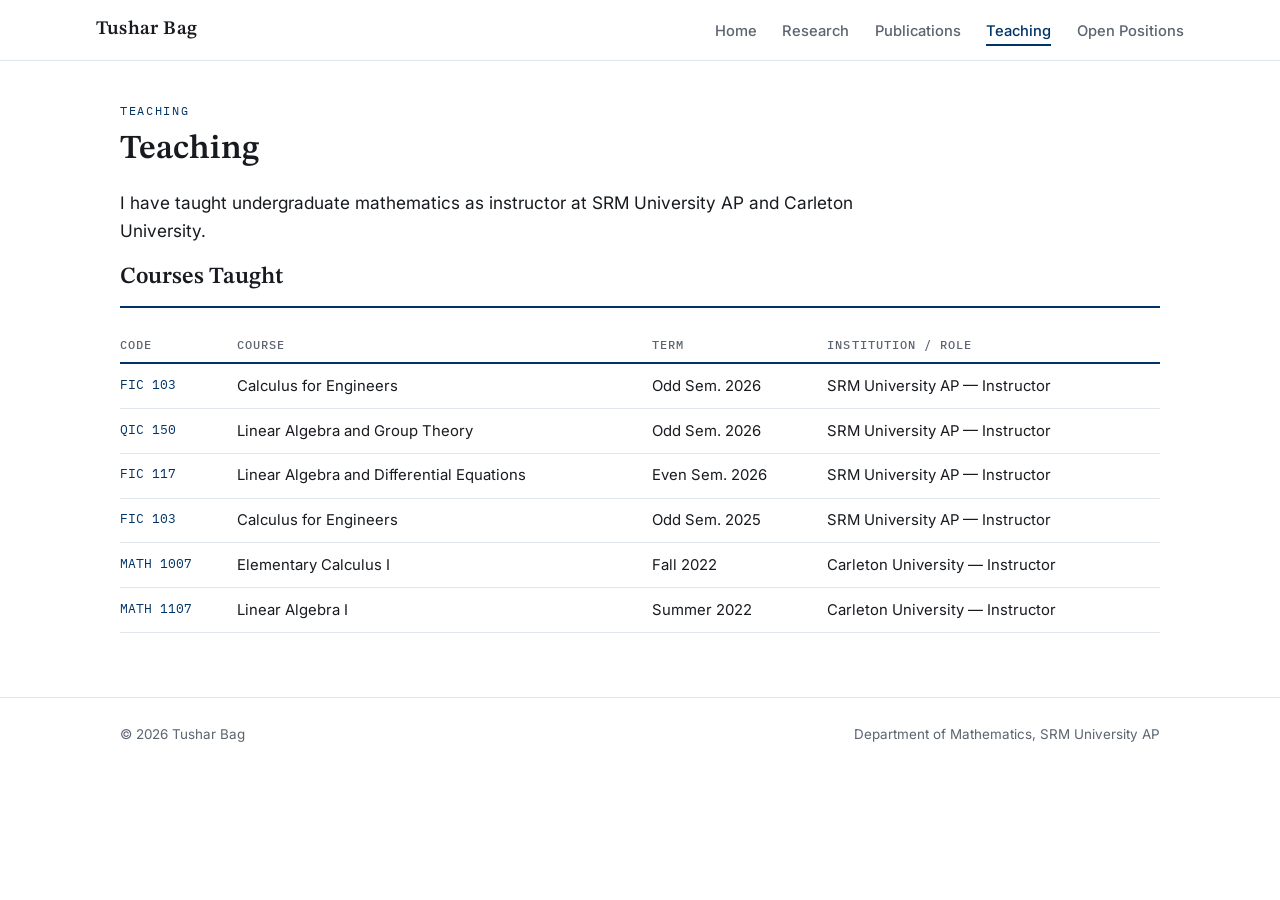
<file: teaching.html>
<!DOCTYPE html>
<!-- ==========================================================================
  teaching.html — TEACHING PAGE
  Two parts:
    1. A table of courses taught (add a new row for each new course).
    2. A "Course Materials" section for lecture notes — currently showing
       placeholders. Upload PDFs to the files/ folder and link them here.
=========================================================================== -->
<html lang="en">
<head>
  <meta charset="UTF-8">
  <meta name="viewport" content="width=device-width, initial-scale=1.0">
  <title>Teaching — Tushar Bag</title>
  <meta name="description" content="Courses taught by Tushar Bag at SRM University AP, Carleton University and IIT Patna, with lecture materials.">

  <link rel="preconnect" href="https://fonts.googleapis.com">
  <link rel="preconnect" href="https://fonts.gstatic.com" crossorigin>
  <link href="https://fonts.googleapis.com/css2?family=STIX+Two+Text:wght@400;600;700&family=Inter:wght@400;500;600&family=IBM+Plex+Mono:wght@400;500&display=swap" rel="stylesheet">
  <link rel="stylesheet" href="css/style.css">

  <script>
    window.MathJax = { tex: { inlineMath: [["\\(", "\\)"], ["$", "$"]] } };
  </script>
  <script defer src="js/mathjax/tex-mml-chtml.js"></script>
</head>
<body>
  <a class="skip-link" href="#main">Skip to content</a>

  <header class="site-header">
    <div class="container header-inner">
      <a class="brand" href="index.html">Tushar Bag</a>
      <button class="nav-toggle" aria-expanded="false" aria-controls="site-nav" aria-label="Open menu">&#9776;</button>
      <nav class="site-nav" id="site-nav" aria-label="Main navigation">
        <ul>
          <li><a href="index.html">Home</a></li>
          <li><a href="research.html">Research</a></li>
          <li><a href="publications.html">Publications</a></li>
          <li><a href="teaching.html" aria-current="page">Teaching</a></li>
          <li><a href="students.html">Open Positions</a></li>
        </ul>
      </nav>
    </div>
  </header>

  <main id="main">
    <div class="container">

      <div class="reveal">
        <p class="eyebrow">Teaching</p>
        <h1 class="page-title">Teaching</h1>
        <p class="lead">
          I have taught undergraduate mathematics as instructor at SRM
          University AP and Carleton University.
        </p>
      </div>

      <!-- ======================= COURSES TABLE ========================== -->
      <section class="reveal">
        <h2 class="section-title">Courses Taught</h2>

        <!-- TO ADD A COURSE: copy one <tr>…</tr> row and paste it at the TOP
             of <tbody> (newest first). The .code cell is the course number. -->
        <div class="table-wrap">
          <table class="courses">
            <thead>
              <tr>
                <th scope="col">Code</th>
                <th scope="col">Course</th>
                <th scope="col">Term</th>
                <th scope="col">Institution / Role</th>
              </tr>
            </thead>
            <tbody>
              <tr>
                <td class="code">FIC 103</td>
                <td>Calculus for Engineers</td>
                <td>Odd Sem. 2026</td>
                <td>SRM University AP — Instructor</td>
              </tr>
              <tr>
                <td class="code">QIC 150</td>
                <td>Linear Algebra and Group Theory</td>
                <td>Odd Sem. 2026</td>
                <td>SRM University AP — Instructor</td>
              </tr>
              <tr>
                <td class="code">FIC 117</td>
                <td>Linear Algebra and Differential Equations</td>
                <td>Even Sem. 2026</td>
                <td>SRM University AP — Instructor</td>
              </tr>
              <tr>
                <td class="code">FIC 103</td>
                <td>Calculus for Engineers</td>
                <td>Odd Sem. 2025</td>
                <td>SRM University AP — Instructor</td>
              </tr>
              <tr>
                <td class="code">MATH 1007</td>
                <td>Elementary Calculus I</td>
                <td>Fall 2022</td>
                <td>Carleton University — Instructor</td>
              </tr>
              <tr>
                <td class="code">MATH 1107</td>
                <td>Linear Algebra I</td>
                <td>Summer 2022</td>
                <td>Carleton University — Instructor</td>
              </tr>
              <!-- HIDDEN: IIT Patna Teaching Assistant rows (MA 201, MA 427).
                   To bring them back, un-comment this block:
              <tr>
                <td class="code">MA 201</td>
                <td>Complex Analysis &amp; Partial Differential Equations</td>
                <td>Spring 2017</td>
                <td>IIT Patna — Teaching Assistant</td>
              </tr>
              <tr>
                <td class="code">MA 427</td>
                <td>Abstract Algebra</td>
                <td>Autumn 2016</td>
                <td>IIT Patna — Teaching Assistant</td>
              </tr>
              -->
            </tbody>
          </table>
        </div>

        <!-- HIDDEN: "Earlier" line about DPS Bhagalpur. To bring it back,
             un-comment this block:
        <p class="muted small" style="margin-top:1rem">
          Earlier: mathematics teacher at Delhi Public School Bhagalpur,
          India (Aug. 2014 – Jan. 2016).
        </p>
        -->
      </section>

      <!-- =================================================================
           HIDDEN FOR NOW: COURSE MATERIALS
           To bring this section back, delete the comment-open line right
           above this note and the comment-close line at the bottom of this
           block (the row of equals signs), leaving the HTML in between as-is.

      <section class="reveal">
        <h2 class="section-title">Course Materials</h2>
        <div class="prose">
          <p class="muted">
            Lecture notes and problem sets for current courses will be posted
            here. [Placeholder — upload PDFs to the files/
            folder and add links; see MANUAL.md, section 6.4.]
          </p>

          Template (copy into a real section, edit):
          <h3>FIC 117 — Linear Algebra and Differential Equations (2026)</h3>
          <ul>
            <li><a href="files/fic117-syllabus.pdf">Syllabus (PDF)</a></li>
            <li><a href="files/fic117-notes-week1.pdf">Week 1 — Systems of linear equations (PDF)</a></li>
            <li><a href="files/fic117-problemset1.pdf">Problem Set 1 (PDF)</a></li>
          </ul>
        </div>
      </section>
      ================================================================== -->

    </div>
  </main>

  <footer class="site-footer">
    <div class="container footer-inner">
      <span>© 2026 Tushar Bag</span>
      <span>Department of Mathematics, SRM University AP</span>
    </div>
  </footer>

  <script src="js/main.js"></script>
</body>
</html>
</file>
<file: css/style.css>
/* ============================================================================
   style.css — the single stylesheet for the entire website.
   ----------------------------------------------------------------------------
   HOW THIS FILE IS ORGANISED (search for the numbers to jump around):
     1. Design tokens (colors, fonts, spacing) — change the look of the whole
        site by editing ONLY this section.
     2. Base / reset styles
     3. Layout containers
     4. Header & navigation
     5. Typography & sections
     6. Home page components (profile card, news, interest tags)
     7. Publications
     8. Teaching tables
     9. Students / positions
    10. Footer
    11. Animations (respect reduced-motion)
    12. Responsive rules (tablet & phone)
    13. Print styles
   ============================================================================ */


/* ============================================================
   1. DESIGN TOKENS — the only section you need to touch to
      re-theme the site. Every color and font below is reused
      everywhere via var(--name).
   ============================================================ */
:root {
  /* ----- Colors ------------------------------------------------
     --navy is taken from the header color of Tushar's LaTeX CV
     (RGB 0,51,102) so the website and CV share one identity.   */
  --navy:       #003366;   /* headings, links, rules            */
  --navy-deep:  #00234a;   /* link hover / active states        */
  --ink:        #171a1f;   /* main body text                    */
  --slate:      #5b6470;   /* secondary text: dates, meta       */
  --paper:      #ffffff;   /* page background                   */
  --wash:       #f5f7fa;   /* light panel background            */
  --rule:       #e2e7ee;   /* hairline borders                  */
  --key-bg:     #eef2f7;   /* background of [J24]-style keys    */

  /* ----- Fonts --------------------------------------------------
     STIX Two Text: designed for scientific/mathematical publishing
                    (used for the name and section headings).
     Inter:         clean screen font for body text and navigation.
     IBM Plex Mono: for citation keys, dates and small labels.   */
  --font-display: "STIX Two Text", Georgia, "Times New Roman", serif;
  --font-body:    "Inter", -apple-system, "Segoe UI", Roboto, Helvetica, Arial, sans-serif;
  --font-mono:    "IBM Plex Mono", "SF Mono", Consolas, Menlo, monospace;

  /* ----- Sizing -------------------------------------------------- */
  --content-width: 68rem;   /* maximum width of page content        */
  --prose-width:   46rem;   /* comfortable width for paragraphs     */
}


/* ============================================================
   2. BASE / RESET
   ============================================================ */
*, *::before, *::after { box-sizing: border-box; }

html { scroll-behavior: smooth; }

body {
  margin: 0;
  font-family: var(--font-body);
  font-size: 1rem;               /* 16px base */
  line-height: 1.65;
  color: var(--ink);
  background: var(--paper);
  -webkit-font-smoothing: antialiased;
}

img { max-width: 100%; display: block; }

a {
  color: var(--navy);
  text-decoration: none;
  border-bottom: 1px solid transparent;
  transition: color .15s ease, border-color .15s ease;
}
a:hover  { color: var(--navy-deep); border-bottom-color: currentColor; }
a:focus-visible {                 /* clear keyboard-focus outline (accessibility) */
  outline: 2px solid var(--navy);
  outline-offset: 3px;
  border-radius: 2px;
}

/* Skip link: invisible until focused with the keyboard (accessibility). */
.skip-link {
  position: absolute; left: -999px; top: 0;
  background: var(--navy); color: #fff; padding: .5rem 1rem; z-index: 100;
}
.skip-link:focus { left: 0; }


/* ============================================================
   3. LAYOUT CONTAINERS
   ============================================================ */
.container {
  max-width: var(--content-width);
  margin: 0 auto;
  padding: 0 1.5rem;
}

main { padding: 2.5rem 0 4rem; }


/* ============================================================
   4. HEADER & NAVIGATION
   ============================================================ */
.site-header {
  border-bottom: 1px solid var(--rule);
  background: rgba(255, 255, 255, .92);
  backdrop-filter: blur(8px);     /* subtle frosted effect when scrolling */
  position: sticky;
  top: 0;
  z-index: 50;
}

.header-inner {
  display: flex;
  align-items: center;
  justify-content: space-between;
  gap: 1rem;
  padding: .9rem 0;
}

/* The name in the top-left corner — links back to the home page. */
.brand {
  font-family: var(--font-display);
  font-weight: 600;
  font-size: 1.2rem;
  letter-spacing: .01em;
  color: var(--ink);
  border-bottom: none;
}
.brand:hover { color: var(--navy); border-bottom: none; }

.site-nav ul {
  display: flex;
  gap: 1.6rem;
  list-style: none;
  margin: 0;
  padding: 0;
}
.site-nav a {
  font-size: .92rem;
  font-weight: 500;
  color: var(--slate);
  padding: .25rem 0;
  border-bottom: 2px solid transparent;
}
.site-nav a:hover { color: var(--navy); border-bottom-color: var(--rule); }
/* aria-current="page" is set on the link of the page you are on. */
.site-nav a[aria-current="page"] {
  color: var(--navy);
  border-bottom-color: var(--navy);
}

/* Hamburger button — hidden on desktop, shown on phones (section 12). */
.nav-toggle {
  display: none;
  background: none;
  border: 1px solid var(--rule);
  border-radius: 6px;
  padding: .45rem .6rem;
  cursor: pointer;
  color: var(--navy);
  font-size: 1.1rem;
  line-height: 1;
}


/* ============================================================
   5. TYPOGRAPHY & SECTIONS
   ============================================================ */
h1, h2, h3 { font-family: var(--font-display); color: var(--ink); line-height: 1.25; }

.page-title {
  font-size: 2.1rem;
  font-weight: 600;
  margin: 0 0 .4rem;
}

/* Small monospace label that sits above a page title, e.g. "TEACHING". */
.eyebrow {
  font-family: var(--font-mono);
  font-size: .75rem;
  letter-spacing: .14em;
  text-transform: uppercase;
  color: var(--navy);
  margin: 0 0 .5rem;
}

/* Section heading with the thin navy rule — mirrors the CV design. */
.section-title {
  font-size: 1.45rem;
  font-weight: 600;
  margin: 0;
  padding-bottom: .9rem;
  border-bottom: 2px solid var(--navy);
}
/* Space ABOVE every section heading that follows another section
   (e.g. "Journal Papers" after "Preprints"). Set to match the space
   BELOW the heading line, so the heading sits evenly between the two.
   The first heading on each page gets no extra space. */
section + section > .section-title { margin-top: 2.6rem; }

.lead { font-size: 1.08rem; max-width: var(--prose-width); color: var(--ink); }
.prose { max-width: var(--prose-width); }
.muted { color: var(--slate); }
.small { font-size: .88rem; }

/* Bulleted list variant for prose content — matches paragraph width/spacing. */
.bullet-list {
  max-width: var(--prose-width);
  margin: 1rem 0 0;
  padding-left: 1.3rem;
}
.bullet-list li {
  margin-bottom: .7rem;
  line-height: 1.6;
  color: var(--ink);
}
.bullet-list li::marker { color: var(--navy); }


/* ============================================================
   6. HOME PAGE COMPONENTS
   ============================================================ */

/* --- Profile layout: photo card on the left, intro on the right --- */
.profile-grid {
  display: grid;
  grid-template-columns: 260px 1fr;
  gap: 2.6rem;
  align-items: start;
}

.profile-card { text-align: left; }

.profile-photo {
  width: 100%;
  height: auto;                   /* override the HTML height attribute  */
  aspect-ratio: 4 / 5;            /* keeps a consistent portrait shape   */
  object-fit: cover;
  border-radius: 8px;
  border: 1px solid var(--rule);
  background: var(--wash);
}

/* Vertical list of contact / profile links under the photo. */
.profile-links {
  list-style: none;
  margin: 1.1rem 0 0;
  padding: 0;
  font-size: .9rem;
}
.profile-links li {
  padding: .42rem 0;
  border-bottom: 1px solid var(--rule);
  display: flex;
  align-items: baseline;
  gap: .55rem;
}
.profile-links li:last-child { border-bottom: none; }
/* The small monospace tag before each link, e.g. "email" */
.profile-links .tag {
  font-family: var(--font-mono);
  font-size: .7rem;
  color: var(--slate);
  text-transform: uppercase;
  letter-spacing: .08em;
  min-width: 4.6rem;
}

.intro h1 {
  font-size: 2.4rem;
  font-weight: 600;
  margin: 0 0 .3rem;
}
.intro .role {
  font-size: 1.05rem;
  color: var(--slate);
  margin: 0 0 1.2rem;
}
.intro .role a { color: inherit; }

/* Buttons, e.g. "Download CV". */
.btn {
  display: inline-block;
  font-size: .9rem;
  font-weight: 500;
  padding: .55rem 1.1rem;
  border: 1px solid var(--navy);
  border-radius: 6px;
  color: var(--navy);
  margin: .8rem .5rem 0 0;
}
.btn:hover { background: var(--navy); color: #fff; border-bottom-color: var(--navy); }
.btn.solid { background: var(--navy); color: #fff; }
.btn.solid:hover { background: var(--navy-deep); border-color: var(--navy-deep); }

/* --- News list ------------------------------------------------ */
.news-list { list-style: none; margin: 1.2rem 0 0; padding: 0; max-width: var(--prose-width); }
.news-list li {
  display: grid;
  grid-template-columns: 6.2rem 1fr;
  gap: 1rem;
  padding: .6rem 0;
  border-bottom: 1px solid var(--rule);
}
.news-date {
  font-family: var(--font-mono);
  font-size: .78rem;
  color: var(--slate);
  padding-top: .2rem;
}

/* --- Research interest tags ----------------------------------- */
.tag-row { display: flex; flex-wrap: wrap; gap: .55rem; margin-top: 1.1rem; }
.pill {
  font-size: .85rem;
  padding: .3rem .85rem;
  border: 1px solid var(--rule);
  border-radius: 999px;
  background: var(--wash);
  color: var(--ink);
}


/* ============================================================
   7. PUBLICATIONS
   ============================================================ */
.pub-list { list-style: none; margin: 1.7rem 0 0; padding: 0; }

/* Each publication: monospace key on the left, reference on the right. */
.pub-item {
  display: grid;
  grid-template-columns: 4.4rem 1fr;
  gap: 1.1rem;
  padding: 1.3rem 0;
  border-bottom: 1px solid var(--rule);
}

/* The bracketed citation key, e.g. [J24] — the site's signature detail. */
.pub-key {
  font-family: var(--font-mono);
  font-size: .78rem;
  color: var(--navy);
  background: var(--key-bg);
  border-radius: 5px;
  height: fit-content;
  padding: .18rem .4rem;
  text-align: center;
}

.pub-body { font-size: .95rem; }
.pub-title { font-weight: 600; }
.pub-venue { font-style: italic; }
.pub-meta  { color: var(--slate); font-size: .85rem; margin-top: .15rem; }
/* Highlight the site owner's name inside author lists. */
.me { font-weight: 600; }

/* Small links after a publication, e.g. DOI / PDF / arXiv. */
.pub-links a {
  font-family: var(--font-mono);
  font-size: .74rem;
  text-transform: uppercase;
  letter-spacing: .06em;
  margin-right: .8rem;
}

/* Status badge for preprints, e.g. "revision submitted". */
.badge {
  display: inline-block;
  font-family: var(--font-mono);
  font-size: .68rem;
  text-transform: uppercase;
  letter-spacing: .07em;
  color: var(--slate);
  border: 1px solid var(--rule);
  border-radius: 4px;
  padding: .12rem .45rem;
  margin-left: .5rem;
  vertical-align: middle;
}


/* ============================================================
   8. TEACHING TABLES
   ============================================================ */
.table-wrap { overflow-x: auto; }   /* lets wide tables scroll on phones */

table.courses {
  width: 100%;
  border-collapse: collapse;
  font-size: .93rem;
  margin-top: 1.2rem;
}
table.courses th {
  text-align: left;
  font-family: var(--font-mono);
  font-size: .72rem;
  text-transform: uppercase;
  letter-spacing: .09em;
  color: var(--slate);
  font-weight: 500;
  border-bottom: 2px solid var(--navy);
  padding: .5rem .8rem .5rem 0;
}
table.courses td {
  padding: .6rem .8rem .6rem 0;
  border-bottom: 1px solid var(--rule);
  vertical-align: top;
}
table.courses td.code { font-family: var(--font-mono); font-size: .8rem; color: var(--navy); white-space: nowrap; }


/* ============================================================
   9. STUDENTS / OPEN POSITIONS
   ============================================================ */
.notice {
  background: var(--wash);
  border: 1px solid var(--rule);
  border-left: 4px solid var(--navy);
  border-radius: 6px;
  padding: 1.1rem 1.4rem;
  max-width: var(--prose-width);
  margin-top: 1.2rem;
}
.notice h3 { margin: 0 0 .4rem; font-size: 1.05rem; }

.person {
  display: grid;
  grid-template-columns: 1fr auto;
  gap: 1rem;
  padding: .7rem 0;
  border-bottom: 1px solid var(--rule);
  max-width: var(--prose-width);
}
.person .years { font-family: var(--font-mono); font-size: .78rem; color: var(--slate); }


/* ============================================================
   10. FOOTER
   ============================================================ */
.site-footer {
  border-top: 1px solid var(--rule);
  padding: 1.6rem 0 2rem;
  font-size: .84rem;
  color: var(--slate);
}
.footer-inner { display: flex; justify-content: space-between; flex-wrap: wrap; gap: .8rem; }


/* ============================================================
   11. ANIMATIONS
   Elements with class "reveal" fade in gently as they scroll
   into view (handled by js/main.js). If the visitor's system
   prefers reduced motion, everything appears instantly.
   ============================================================ */
.reveal {
  opacity: 0;
  transform: translateY(8px);
  transition: opacity .3s ease, transform .3s ease;
}
.reveal.visible { opacity: 1; transform: none; }

@media (prefers-reduced-motion: reduce) {
  html { scroll-behavior: auto; }
  .reveal { opacity: 1; transform: none; transition: none; }
  a, .btn { transition: none; }
}


/* ============================================================
   12. RESPONSIVE RULES
   ============================================================ */
/* Tablets and below */
@media (max-width: 860px) {
  .profile-grid { grid-template-columns: 220px 1fr; gap: 1.8rem; }
  .intro h1 { font-size: 2rem; }
}

/* Phones */
@media (max-width: 680px) {
  .profile-grid { grid-template-columns: 1fr; }
  .profile-card { max-width: 260px; }

  /* Collapse the navigation into a hamburger menu. */
  .nav-toggle { display: block; }
  .site-nav {
    display: none;                 /* hidden until the button is pressed */
    position: absolute;
    left: 0; right: 0; top: 100%;
    background: var(--paper);
    border-bottom: 1px solid var(--rule);
    box-shadow: 0 12px 24px rgba(0,0,0,.06);
  }
  .site-nav.open { display: block; }
  .site-nav ul { flex-direction: column; gap: 0; padding: .4rem 1.5rem 1rem; }
  .site-nav a { display: block; padding: .7rem 0; font-size: 1rem; }

  .pub-item { grid-template-columns: 1fr; gap: .3rem; }
  .pub-key { width: fit-content; }
  .news-list li { grid-template-columns: 1fr; gap: .1rem; }
}


/* ============================================================
   13. PRINT STYLES — pages print cleanly without navigation.
   ============================================================ */
@media print {
  .site-header, .site-footer, .btn, .nav-toggle { display: none; }
  body { font-size: 11pt; }
  a { color: #000; }
}
</file>
